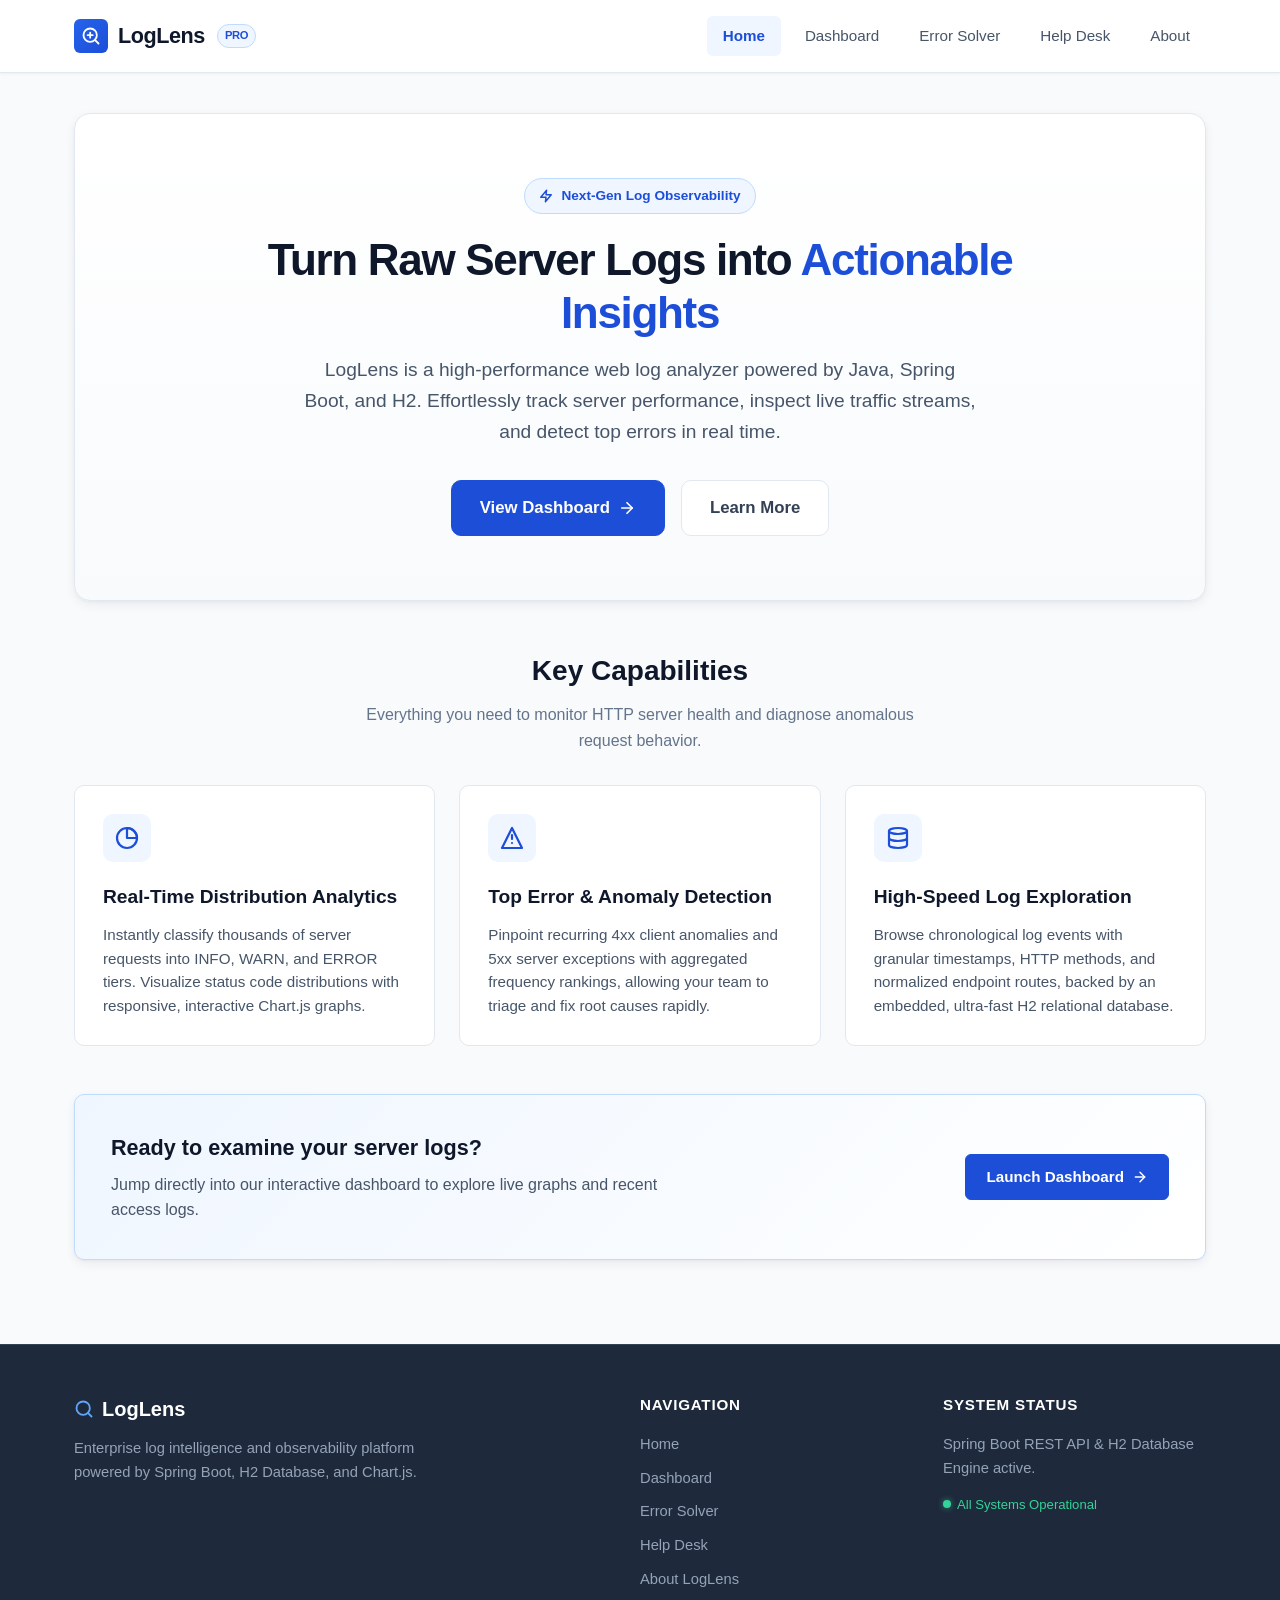
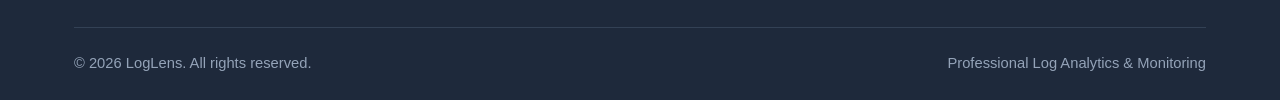
<file: src/main/resources/static/index.html>
<!DOCTYPE html>
<html lang="en">
<head>
    <meta charset="UTF-8">
    <meta name="viewport" content="width=device-width, initial-scale=1.0">
    <title>LogLens - Enterprise Log Intelligence</title>
    <link rel="stylesheet" href="style.css">
</head>
<body>

    <!-- Shared Top Navigation -->
    <header class="navbar">
        <div class="container nav-inner">
            <a href="index.html" class="brand-link">
                <div class="brand-logo-icon">
                    <svg width="20" height="20" viewBox="0 0 24 24" fill="none" stroke="currentColor" stroke-width="2.2" stroke-linecap="round" stroke-linejoin="round">
                        <circle cx="11" cy="11" r="8"></circle>
                        <line x1="21" y1="21" x2="16.65" y2="16.65"></line>
                        <line x1="11" y1="8" x2="11" y2="14"></line>
                        <line x1="8" y1="11" x2="14" y2="11"></line>
                    </svg>
                </div>
                <span>LogLens</span>
                <span class="brand-badge">PRO</span>
            </a>

            <button class="nav-toggle" id="navToggle" aria-label="Toggle navigation">
                <svg width="22" height="22" viewBox="0 0 24 24" fill="none" stroke="currentColor" stroke-width="2" stroke-linecap="round" stroke-linejoin="round">
                    <line x1="3" y1="12" x2="21" y2="12"></line>
                    <line x1="3" y1="6" x2="21" y2="6"></line>
                    <line x1="3" y1="18" x2="21" y2="18"></line>
                </svg>
            </button>

            <nav>
                <ul class="nav-menu" id="navMenu">
                    <li><a href="index.html" class="nav-link active">Home</a></li>
                    <li><a href="dashboard.html" class="nav-link">Dashboard</a></li>
                    <li><a href="solver.html" class="nav-link">Error Solver</a></li>
                    <li><a href="helpdesk.html" class="nav-link">Help Desk</a></li>
                    <li><a href="about.html" class="nav-link">About</a></li>
                </ul>
            </nav>
        </div>
    </header>

    <!-- Main Content -->
    <main>
        <div class="container">
            <!-- Hero Section -->
            <section class="hero">
                <div class="hero-pill">
                    <svg width="14" height="14" viewBox="0 0 24 24" fill="none" stroke="currentColor" stroke-width="2.5" stroke-linecap="round" stroke-linejoin="round">
                        <polygon points="13 2 3 14 12 14 11 22 21 10 12 10 13 2"></polygon>
                    </svg>
                    <span>Next-Gen Log Observability</span>
                </div>
                <h1 class="hero-title">
                    Turn Raw Server Logs into <span>Actionable Insights</span>
                </h1>
                <p class="hero-description">
                    LogLens is a high-performance web log analyzer powered by Java, Spring Boot, and H2. Effortlessly track server performance, inspect live traffic streams, and detect top errors in real time.
                </p>
                <div class="hero-actions">
                    <a href="dashboard.html" class="btn btn-primary btn-lg">
                        <span>View Dashboard</span>
                        <svg width="18" height="18" viewBox="0 0 24 24" fill="none" stroke="currentColor" stroke-width="2.2" stroke-linecap="round" stroke-linejoin="round">
                            <line x1="5" y1="12" x2="19" y2="12"></line>
                            <polyline points="12 5 19 12 12 19"></polyline>
                        </svg>
                    </a>
                    <a href="about.html" class="btn btn-secondary btn-lg">
                        <span>Learn More</span>
                    </a>
                </div>
            </section>

            <!-- 3 Feature Cards Section -->
            <section style="margin-bottom: 32px;">
                <div style="text-align: center; margin-bottom: 32px;">
                    <h2 style="font-size: 1.75rem; font-weight: 700; color: var(--navy-dark); margin-bottom: 8px;">Key Capabilities</h2>
                    <p style="color: var(--slate-500); max-width: 600px; margin: 0 auto;">Everything you need to monitor HTTP server health and diagnose anomalous request behavior.</p>
                </div>

                <div class="features-grid">
                    <!-- Feature 1 -->
                    <div class="feature-card">
                        <div class="feature-icon-wrapper">
                            <svg width="24" height="24" viewBox="0 0 24 24" fill="none" stroke="currentColor" stroke-width="2.2" stroke-linecap="round" stroke-linejoin="round">
                                <circle cx="12" cy="12" r="10"></circle>
                                <path d="M12 2a10 10 0 0 1 10 10H12V2z"></path>
                            </svg>
                        </div>
                        <h3 class="feature-title">Real-Time Distribution Analytics</h3>
                        <p class="feature-desc">
                            Instantly classify thousands of server requests into INFO, WARN, and ERROR tiers. Visualize status code distributions with responsive, interactive Chart.js graphs.
                        </p>
                    </div>

                    <!-- Feature 2 -->
                    <div class="feature-card">
                        <div class="feature-icon-wrapper">
                            <svg width="24" height="24" viewBox="0 0 24 24" fill="none" stroke="currentColor" stroke-width="2.2" stroke-linecap="round" stroke-linejoin="round">
                                <polygon points="12 2 2 22 22 22 12 2"></polygon>
                                <line x1="12" y1="9" x2="12" y2="13"></line>
                                <line x1="12" y1="17" x2="12.01" y2="17"></line>
                            </svg>
                        </div>
                        <h3 class="feature-title">Top Error &amp; Anomaly Detection</h3>
                        <p class="feature-desc">
                            Pinpoint recurring 4xx client anomalies and 5xx server exceptions with aggregated frequency rankings, allowing your team to triage and fix root causes rapidly.
                        </p>
                    </div>

                    <!-- Feature 3 -->
                    <div class="feature-card">
                        <div class="feature-icon-wrapper">
                            <svg width="24" height="24" viewBox="0 0 24 24" fill="none" stroke="currentColor" stroke-width="2.2" stroke-linecap="round" stroke-linejoin="round">
                                <ellipse cx="12" cy="5" rx="9" ry="3"></ellipse>
                                <path d="M21 12c0 1.66-4 3-9 3s-9-1.34-9-3"></path>
                                <path d="M3 5v14c0 1.66 4 3 9 3s9-1.34 9-3V5"></path>
                            </svg>
                        </div>
                        <h3 class="feature-title">High-Speed Log Exploration</h3>
                        <p class="feature-desc">
                            Browse chronological log events with granular timestamps, HTTP methods, and normalized endpoint routes, backed by an embedded, ultra-fast H2 relational database.
                        </p>
                    </div>
                </div>
            </section>

            <!-- Quick Workflow Banner -->
            <section class="card" style="background: linear-gradient(135deg, #eff6ff 0%, #ffffff 100%); border-color: var(--primary-blue-border); padding: 36px;">
                <div style="display: flex; align-items: center; justify-content: space-between; flex-wrap: wrap; gap: 24px;">
                    <div>
                        <h3 style="font-size: 1.35rem; color: var(--navy-dark); margin-bottom: 6px;">Ready to examine your server logs?</h3>
                        <p style="color: var(--slate-600); max-width: 580px;">Jump directly into our interactive dashboard to explore live graphs and recent access logs.</p>
                    </div>
                    <a href="dashboard.html" class="btn btn-primary">
                        <span>Launch Dashboard</span>
                        <svg width="16" height="16" viewBox="0 0 24 24" fill="none" stroke="currentColor" stroke-width="2.2" stroke-linecap="round" stroke-linejoin="round">
                            <line x1="5" y1="12" x2="19" y2="12"></line>
                            <polyline points="12 5 19 12 12 19"></polyline>
                        </svg>
                    </a>
                </div>
            </section>
        </div>
    </main>

    <!-- Shared Footer -->
    <footer class="footer">
        <div class="container">
            <div class="footer-inner">
                <div>
                    <div class="footer-brand-title">
                        <svg width="20" height="20" viewBox="0 0 24 24" fill="none" stroke="#60a5fa" stroke-width="2.2" stroke-linecap="round" stroke-linejoin="round">
                            <circle cx="11" cy="11" r="8"></circle>
                            <line x1="21" y1="21" x2="16.65" y2="16.65"></line>
                        </svg>
                        <span>LogLens</span>
                    </div>
                    <p class="footer-desc">
                        Enterprise log intelligence and observability platform powered by Spring Boot, H2 Database, and Chart.js.
                    </p>
                </div>
                <div>
                    <h4 class="footer-heading">Navigation</h4>
                    <ul class="footer-links">
                        <li><a href="index.html">Home</a></li>
                        <li><a href="dashboard.html">Dashboard</a></li>
                        <li><a href="solver.html">Error Solver</a></li>
                        <li><a href="helpdesk.html">Help Desk</a></li>
                        <li><a href="about.html">About LogLens</a></li>
                    </ul>
                </div>
                <div>
                    <h4 class="footer-heading">System Status</h4>
                    <p style="margin-bottom: 12px;">Spring Boot REST API &amp; H2 Database Engine active.</p>
                    <div class="status-indicator">
                        <span class="status-dot"></span>
                        <span>All Systems Operational</span>
                    </div>
                </div>
            </div>
            <div class="footer-bottom">
                <div>&copy; 2026 LogLens. All rights reserved.</div>
                <div>Professional Log Analytics &amp; Monitoring</div>
            </div>
        </div>
    </footer>

    <!-- Mobile Navigation Script -->
    <script>
        const navToggle = document.getElementById('navToggle');
        const navMenu = document.getElementById('navMenu');
        if (navToggle && navMenu) {
            navToggle.addEventListener('click', () => {
                navMenu.classList.toggle('open');
            });
        }
    </script>
</body>
</html>
</file>
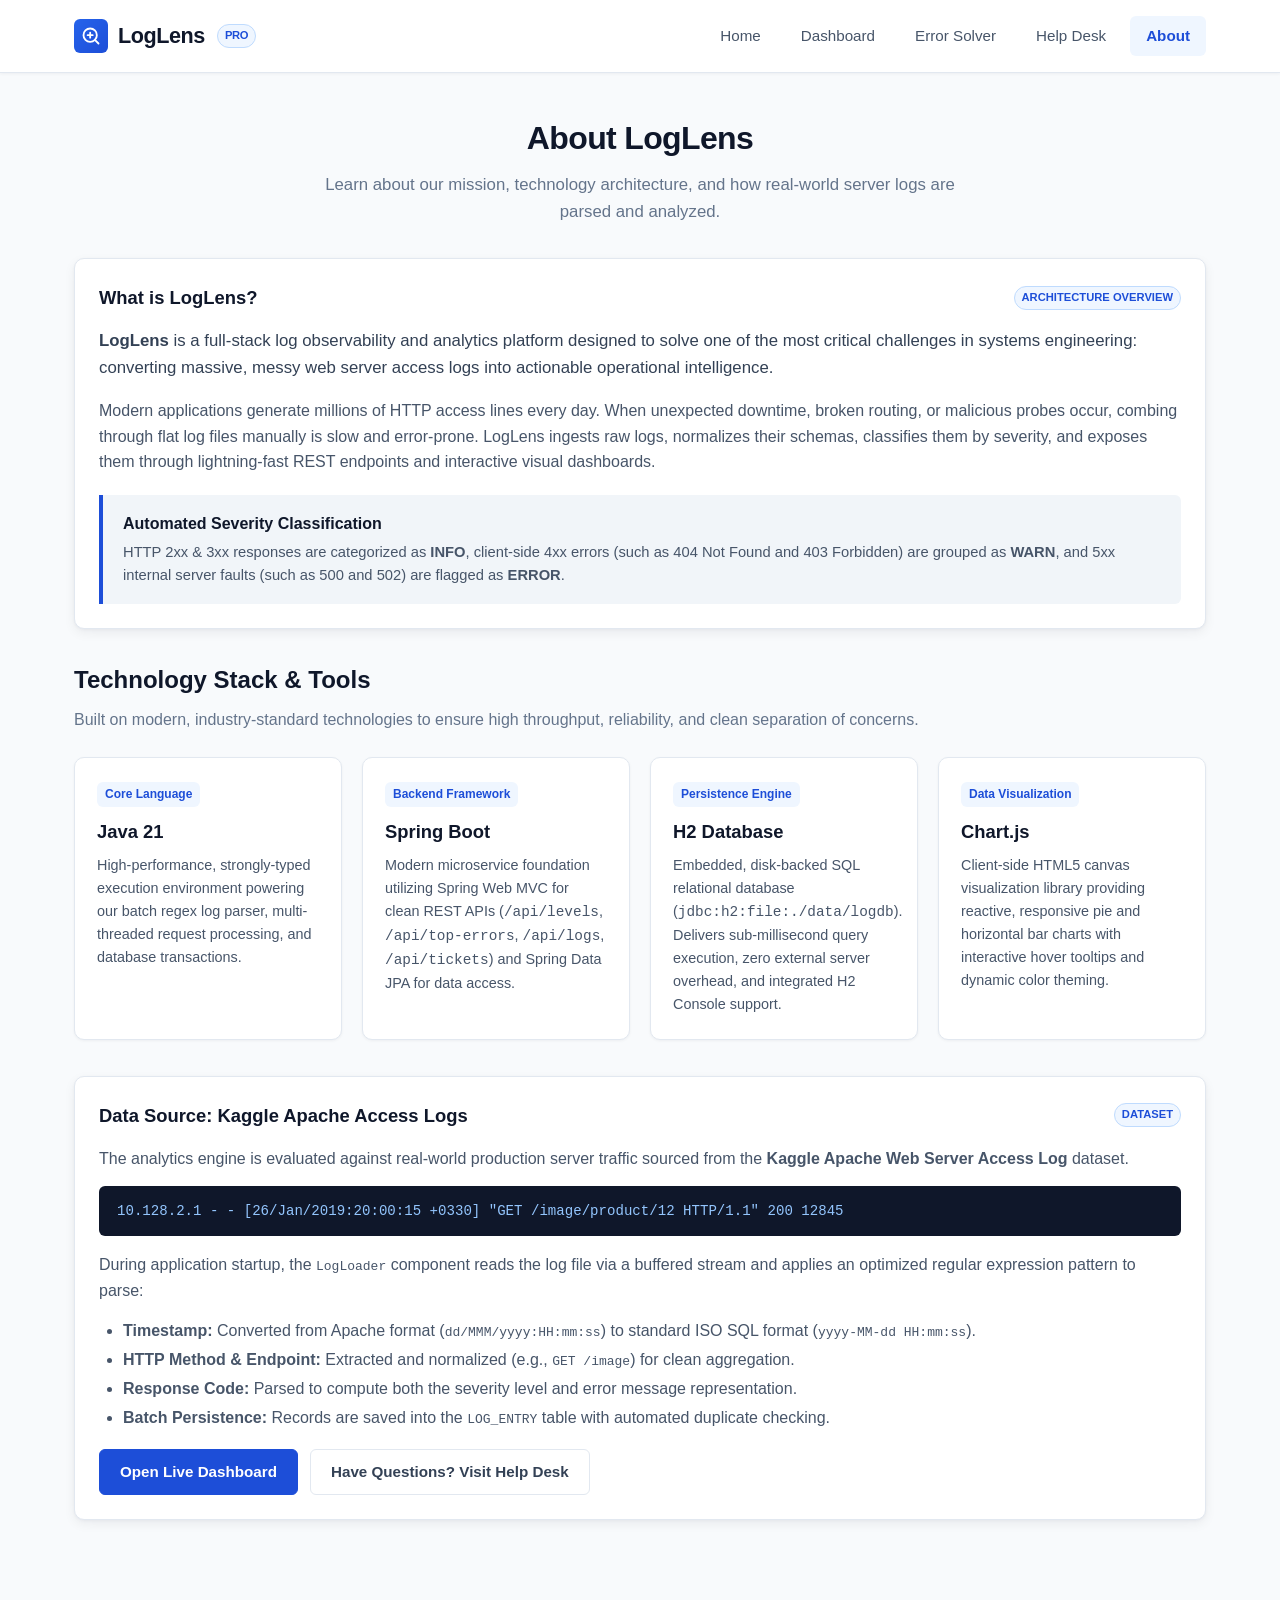
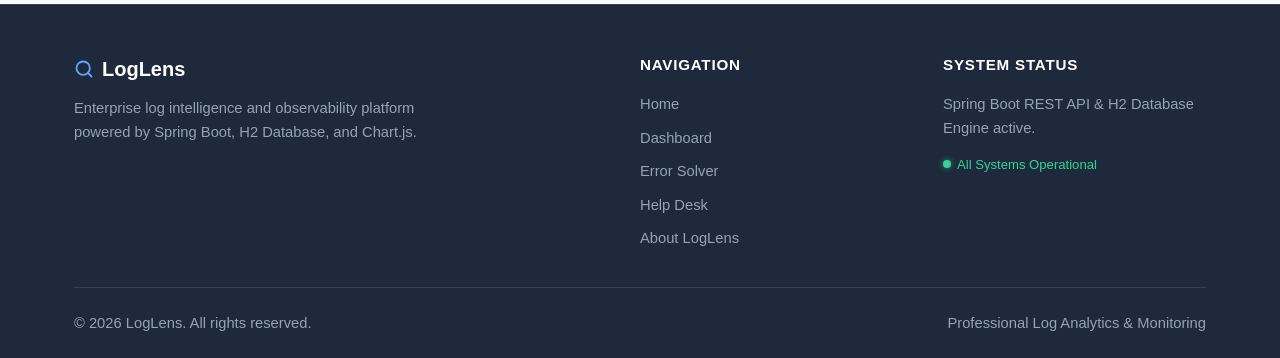
<file: src/main/resources/static/about.html>
<!DOCTYPE html>
<html lang="en">
<head>
    <meta charset="UTF-8">
    <meta name="viewport" content="width=device-width, initial-scale=1.0">
    <title>LogLens - About the Project</title>
    <link rel="stylesheet" href="style.css">
</head>
<body>

    <!-- Shared Top Navigation -->
    <header class="navbar">
        <div class="container nav-inner">
            <a href="index.html" class="brand-link">
                <div class="brand-logo-icon">
                    <svg width="20" height="20" viewBox="0 0 24 24" fill="none" stroke="currentColor" stroke-width="2.2" stroke-linecap="round" stroke-linejoin="round">
                        <circle cx="11" cy="11" r="8"></circle>
                        <line x1="21" y1="21" x2="16.65" y2="16.65"></line>
                        <line x1="11" y1="8" x2="11" y2="14"></line>
                        <line x1="8" y1="11" x2="14" y2="11"></line>
                    </svg>
                </div>
                <span>LogLens</span>
                <span class="brand-badge">PRO</span>
            </a>

            <button class="nav-toggle" id="navToggle" aria-label="Toggle navigation">
                <svg width="22" height="22" viewBox="0 0 24 24" fill="none" stroke="currentColor" stroke-width="2" stroke-linecap="round" stroke-linejoin="round">
                    <line x1="3" y1="12" x2="21" y2="12"></line>
                    <line x1="3" y1="6" x2="21" y2="6"></line>
                    <line x1="3" y1="18" x2="21" y2="18"></line>
                </svg>
            </button>

            <nav>
                <ul class="nav-menu" id="navMenu">
                    <li><a href="index.html" class="nav-link">Home</a></li>
                    <li><a href="dashboard.html" class="nav-link">Dashboard</a></li>
                    <li><a href="solver.html" class="nav-link">Error Solver</a></li>
                    <li><a href="helpdesk.html" class="nav-link">Help Desk</a></li>
                    <li><a href="about.html" class="nav-link active">About</a></li>
                </ul>
            </nav>
        </div>
    </header>

    <!-- Main Content -->
    <main>
        <div class="container">
            <div class="page-header">
                <h1 class="page-title">About LogLens</h1>
                <p class="page-subtitle">Learn about our mission, technology architecture, and how real-world server logs are parsed and analyzed.</p>
            </div>

            <!-- Project Overview Card -->
            <div class="card" style="margin-bottom: 32px;">
                <div class="card-title">
                    <span>What is LogLens?</span>
                    <span class="brand-badge">Architecture Overview</span>
                </div>
                <p style="margin-bottom: 16px; color: var(--slate-700); font-size: 1.05rem;">
                    <strong>LogLens</strong> is a full-stack log observability and analytics platform designed to solve one of the most critical challenges in systems engineering: converting massive, messy web server access logs into actionable operational intelligence.
                </p>
                <p style="margin-bottom: 16px; color: var(--slate-600);">
                    Modern applications generate millions of HTTP access lines every day. When unexpected downtime, broken routing, or malicious probes occur, combing through flat log files manually is slow and error-prone. LogLens ingests raw logs, normalizes their schemas, classifies them by severity, and exposes them through lightning-fast REST endpoints and interactive visual dashboards.
                </p>
                <div style="background-color: var(--slate-100); border-left: 4px solid var(--primary-blue); padding: 16px 20px; border-radius: 0 var(--radius-sm) var(--radius-sm) 0; margin-top: 20px;">
                    <div style="font-weight: 600; color: var(--navy-dark); margin-bottom: 4px;">Automated Severity Classification</div>
                    <div style="font-size: 0.92rem; color: var(--slate-600);">
                        HTTP 2xx &amp; 3xx responses are categorized as <strong>INFO</strong>, client-side 4xx errors (such as 404 Not Found and 403 Forbidden) are grouped as <strong>WARN</strong>, and 5xx internal server faults (such as 500 and 502) are flagged as <strong>ERROR</strong>.
                    </div>
                </div>
            </div>

            <!-- Tools Used Section -->
            <div style="margin-bottom: 36px;">
                <h2 style="font-size: 1.5rem; font-weight: 700; color: var(--navy-dark); margin-bottom: 8px;">Technology Stack &amp; Tools</h2>
                <p style="color: var(--slate-500); margin-bottom: 20px;">Built on modern, industry-standard technologies to ensure high throughput, reliability, and clean separation of concerns.</p>

                <div class="tech-grid">
                    <!-- Java -->
                    <div class="tech-card">
                        <span class="tech-tag">Core Language</span>
                        <h3 class="tech-title">Java 21</h3>
                        <p class="tech-desc">
                            High-performance, strongly-typed execution environment powering our batch regex log parser, multi-threaded request processing, and database transactions.
                        </p>
                    </div>

                    <!-- Spring Boot -->
                    <div class="tech-card">
                        <span class="tech-tag">Backend Framework</span>
                        <h3 class="tech-title">Spring Boot</h3>
                        <p class="tech-desc">
                            Modern microservice foundation utilizing Spring Web MVC for clean REST APIs (<code>/api/levels</code>, <code>/api/top-errors</code>, <code>/api/logs</code>, <code>/api/tickets</code>) and Spring Data JPA for data access.
                        </p>
                    </div>

                    <!-- H2 Database -->
                    <div class="tech-card">
                        <span class="tech-tag">Persistence Engine</span>
                        <h3 class="tech-title">H2 Database</h3>
                        <p class="tech-desc">
                            Embedded, disk-backed SQL relational database (<code>jdbc:h2:file:./data/logdb</code>). Delivers sub-millisecond query execution, zero external server overhead, and integrated H2 Console support.
                        </p>
                    </div>

                    <!-- Chart.js -->
                    <div class="tech-card">
                        <span class="tech-tag">Data Visualization</span>
                        <h3 class="tech-title">Chart.js</h3>
                        <p class="tech-desc">
                            Client-side HTML5 canvas visualization library providing reactive, responsive pie and horizontal bar charts with interactive hover tooltips and dynamic color theming.
                        </p>
                    </div>
                </div>
            </div>

            <!-- Data Source Section -->
            <div class="card">
                <div class="card-title">
                    <span>Data Source: Kaggle Apache Access Logs</span>
                    <span class="brand-badge">Dataset</span>
                </div>
                <p style="margin-bottom: 14px; color: var(--slate-600);">
                    The analytics engine is evaluated against real-world production server traffic sourced from the <strong>Kaggle Apache Web Server Access Log</strong> dataset.
                </p>
                <div style="background-color: var(--navy-dark); color: #93c5fd; padding: 14px 18px; border-radius: var(--radius-sm); font-family: Consolas, monospace; font-size: 0.88rem; overflow-x: auto; margin-bottom: 16px;">
                    <code>10.128.2.1 - - [26/Jan/2019:20:00:15 +0330] "GET /image/product/12 HTTP/1.1" 200 12845</code>
                </div>
                <p style="color: var(--slate-600); margin-bottom: 14px;">
                    During application startup, the <code>LogLoader</code> component reads the log file via a buffered stream and applies an optimized regular expression pattern to parse:
                </p>
                <ul style="margin-left: 24px; color: var(--slate-600); line-height: 1.8; margin-bottom: 16px;">
                    <li><strong>Timestamp:</strong> Converted from Apache format (<code>dd/MMM/yyyy:HH:mm:ss</code>) to standard ISO SQL format (<code>yyyy-MM-dd HH:mm:ss</code>).</li>
                    <li><strong>HTTP Method &amp; Endpoint:</strong> Extracted and normalized (e.g., <code>GET /image</code>) for clean aggregation.</li>
                    <li><strong>Response Code:</strong> Parsed to compute both the severity level and error message representation.</li>
                    <li><strong>Batch Persistence:</strong> Records are saved into the <code>LOG_ENTRY</code> table with automated duplicate checking.</li>
                </ul>
                <div style="display: flex; gap: 12px; flex-wrap: wrap;">
                    <a href="dashboard.html" class="btn btn-primary">Open Live Dashboard</a>
                    <a href="helpdesk.html" class="btn btn-secondary">Have Questions? Visit Help Desk</a>
                </div>
            </div>
        </div>
    </main>

    <!-- Shared Footer -->
    <footer class="footer">
        <div class="container">
            <div class="footer-inner">
                <div>
                    <div class="footer-brand-title">
                        <svg width="20" height="20" viewBox="0 0 24 24" fill="none" stroke="#60a5fa" stroke-width="2.2" stroke-linecap="round" stroke-linejoin="round">
                            <circle cx="11" cy="11" r="8"></circle>
                            <line x1="21" y1="21" x2="16.65" y2="16.65"></line>
                        </svg>
                        <span>LogLens</span>
                    </div>
                    <p class="footer-desc">
                        Enterprise log intelligence and observability platform powered by Spring Boot, H2 Database, and Chart.js.
                    </p>
                </div>
                <div>
                    <h4 class="footer-heading">Navigation</h4>
                    <ul class="footer-links">
                        <li><a href="index.html">Home</a></li>
                        <li><a href="dashboard.html">Dashboard</a></li>
                        <li><a href="solver.html">Error Solver</a></li>
                        <li><a href="helpdesk.html">Help Desk</a></li>
                        <li><a href="about.html">About LogLens</a></li>
                    </ul>
                </div>
                <div>
                    <h4 class="footer-heading">System Status</h4>
                    <p style="margin-bottom: 12px;">Spring Boot REST API &amp; H2 Database Engine active.</p>
                    <div class="status-indicator">
                        <span class="status-dot"></span>
                        <span>All Systems Operational</span>
                    </div>
                </div>
            </div>
            <div class="footer-bottom">
                <div>&copy; 2026 LogLens. All rights reserved.</div>
                <div>Professional Log Analytics &amp; Monitoring</div>
            </div>
        </div>
    </footer>

    <!-- Mobile Navigation Script -->
    <script>
        const navToggle = document.getElementById('navToggle');
        const navMenu = document.getElementById('navMenu');
        if (navToggle && navMenu) {
            navToggle.addEventListener('click', () => {
                navMenu.classList.toggle('open');
            });
        }
    </script>
</body>
</html>
</file>
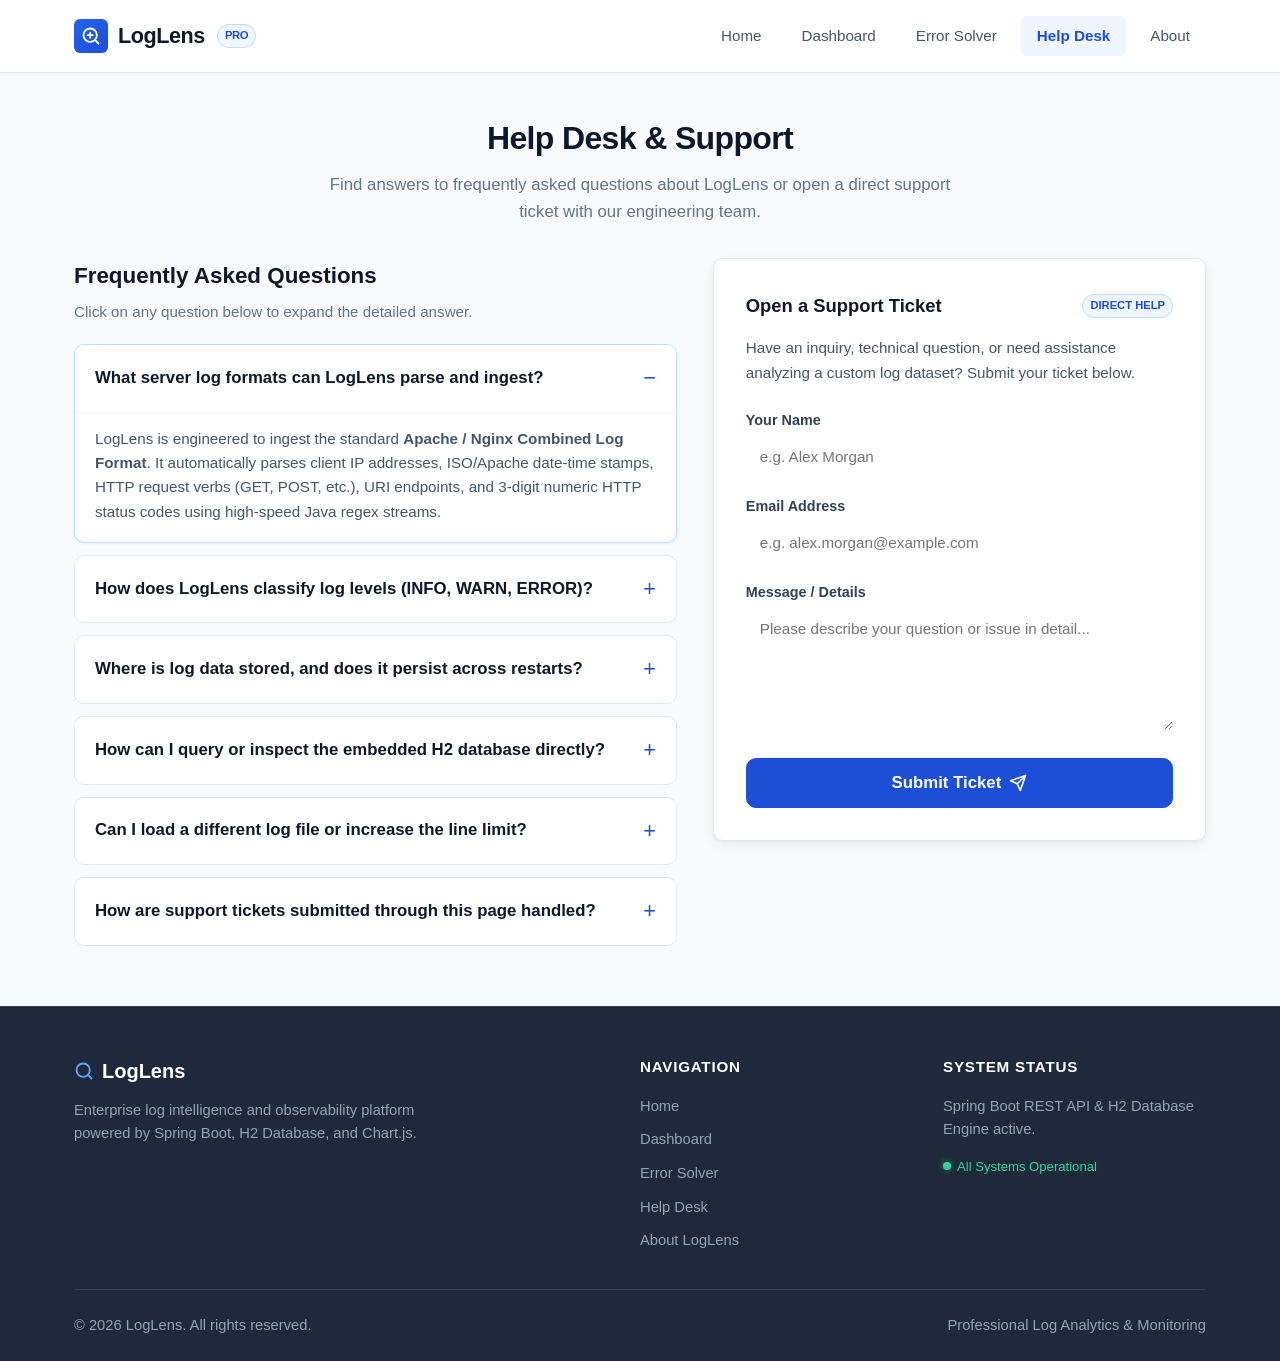
<file: src/main/resources/static/helpdesk.html>
<!DOCTYPE html>
<html lang="en">
<head>
    <meta charset="UTF-8">
    <meta name="viewport" content="width=device-width, initial-scale=1.0">
    <title>LogLens - Help Desk &amp; FAQ</title>
    <link rel="stylesheet" href="style.css">
</head>
<body>

    <!-- Shared Top Navigation -->
    <header class="navbar">
        <div class="container nav-inner">
            <a href="index.html" class="brand-link">
                <div class="brand-logo-icon">
                    <svg width="20" height="20" viewBox="0 0 24 24" fill="none" stroke="currentColor" stroke-width="2.2" stroke-linecap="round" stroke-linejoin="round">
                        <circle cx="11" cy="11" r="8"></circle>
                        <line x1="21" y1="21" x2="16.65" y2="16.65"></line>
                        <line x1="11" y1="8" x2="11" y2="14"></line>
                        <line x1="8" y1="11" x2="14" y2="11"></line>
                    </svg>
                </div>
                <span>LogLens</span>
                <span class="brand-badge">PRO</span>
            </a>

            <button class="nav-toggle" id="navToggle" aria-label="Toggle navigation">
                <svg width="22" height="22" viewBox="0 0 24 24" fill="none" stroke="currentColor" stroke-width="2" stroke-linecap="round" stroke-linejoin="round">
                    <line x1="3" y1="12" x2="21" y2="12"></line>
                    <line x1="3" y1="6" x2="21" y2="6"></line>
                    <line x1="3" y1="18" x2="21" y2="18"></line>
                </svg>
            </button>

            <nav>
                <ul class="nav-menu" id="navMenu">
                    <li><a href="index.html" class="nav-link">Home</a></li>
                    <li><a href="dashboard.html" class="nav-link">Dashboard</a></li>
                    <li><a href="solver.html" class="nav-link">Error Solver</a></li>
                    <li><a href="helpdesk.html" class="nav-link active">Help Desk</a></li>
                    <li><a href="about.html" class="nav-link">About</a></li>
                </ul>
            </nav>
        </div>
    </header>

    <!-- Main Content -->
    <main>
        <div class="container">
            <div class="page-header">
                <h1 class="page-title">Help Desk &amp; Support</h1>
                <p class="page-subtitle">Find answers to frequently asked questions about LogLens or open a direct support ticket with our engineering team.</p>
            </div>

            <div class="split-grid">
                <!-- Column 1: Expandable FAQ (6 Questions) -->
                <div>
                    <div style="margin-bottom: 20px;">
                        <h2 style="font-size: 1.4rem; font-weight: 700; color: var(--navy-dark); margin-bottom: 6px;">Frequently Asked Questions</h2>
                        <p style="color: var(--slate-500); font-size: 0.95rem;">Click on any question below to expand the detailed answer.</p>
                    </div>

                    <div class="faq-list">
                        <!-- FAQ 1 -->
                        <details class="faq-item" open>
                            <summary class="faq-question">What server log formats can LogLens parse and ingest?</summary>
                            <div class="faq-answer">
                                LogLens is engineered to ingest the standard <strong>Apache / Nginx Combined Log Format</strong>. It automatically parses client IP addresses, ISO/Apache date-time stamps, HTTP request verbs (GET, POST, etc.), URI endpoints, and 3-digit numeric HTTP status codes using high-speed Java regex streams.
                            </div>
                        </details>

                        <!-- FAQ 2 -->
                        <details class="faq-item">
                            <summary class="faq-question">How does LogLens classify log levels (INFO, WARN, ERROR)?</summary>
                            <div class="faq-answer">
                                Log severity is mapped systematically according to HTTP response status codes:
                                <ul style="margin: 8px 0 0 20px; line-height: 1.7;">
                                    <li><span class="badge INFO">INFO</span>: All successful requests and redirects (HTTP status codes 200–399).</li>
                                    <li><span class="badge WARN">WARN</span>: Client-side errors such as 404 Not Found and 403 Forbidden (HTTP 400–499).</li>
                                    <li><span class="badge ERROR">ERROR</span>: Internal server failures and gateway timeouts (HTTP 500–599).</li>
                                </ul>
                            </div>
                        </details>

                        <!-- FAQ 3 -->
                        <details class="faq-item">
                            <summary class="faq-question">Where is log data stored, and does it persist across restarts?</summary>
                            <div class="faq-answer">
                                Data is persisted to an embedded file-backed <strong>H2 relational database</strong> located at <code>./data/logdb.mv.db</code>. When the Spring Boot application shuts down or restarts, all loaded log records and submitted support tickets remain completely intact on disk.
                            </div>
                        </details>

                        <!-- FAQ 4 -->
                        <details class="faq-item">
                            <summary class="faq-question">How can I query or inspect the embedded H2 database directly?</summary>
                            <div class="faq-answer">
                                Spring Boot H2 Console is enabled. While the server is running, navigate to <a href="/h2-console" target="_blank" style="text-decoration: underline; font-weight: 600;">http://localhost:8080/h2-console</a>. Connect using JDBC URL: <code>jdbc:h2:file:./data/logdb</code> and username: <code>sa</code> (with an empty password) to run custom SQL queries on the <code>LOG_ENTRY</code> and <code>SUPPORT_TICKET</code> tables.
                            </div>
                        </details>

                        <!-- FAQ 5 -->
                        <details class="faq-item">
                            <summary class="faq-question">Can I load a different log file or increase the line limit?</summary>
                            <div class="faq-answer">
                                Yes. You can point the file path constant in <code>com.example.loganalyzer.LogLoader</code> to any valid access log file and modify <code>MAX_LINES</code> (currently defaulting to 10,000 lines). The loader automatically inspects existing records to avoid duplicate inserts.
                            </div>
                        </details>

                        <!-- FAQ 6 -->
                        <details class="faq-item">
                            <summary class="faq-question">How are support tickets submitted through this page handled?</summary>
                            <div class="faq-answer">
                                When you submit the contact form, your browser issues a JSON request via <code>fetch()</code> to the <code>POST /api/tickets</code> endpoint. Spring Boot's <code>TicketController</code> validates the data and stores it in the database using <code>SupportTicketRepository</code> with an automatic creation timestamp.
                            </div>
                        </details>
                    </div>
                </div>

                <!-- Column 2: Contact / Support Ticket Form -->
                <div>
                    <div class="card" style="padding: 32px;">
                        <div class="card-title">
                            <span>Open a Support Ticket</span>
                            <span class="brand-badge">Direct Help</span>
                        </div>
                        <p style="font-size: 0.95rem; color: var(--slate-600); margin-bottom: 24px;">
                            Have an inquiry, technical question, or need assistance analyzing a custom log dataset? Submit your ticket below.
                        </p>

                        <!-- Alert Box for feedback -->
                        <div id="formAlert" class="alert" style="display: none;"></div>

                        <form id="ticketForm" novalidate>
                            <div class="form-group">
                                <label class="form-label" for="name">Your Name</label>
                                <input type="text" id="name" name="name" class="form-control" placeholder="e.g. Alex Morgan" required>
                            </div>

                            <div class="form-group">
                                <label class="form-label" for="email">Email Address</label>
                                <input type="email" id="email" name="email" class="form-control" placeholder="e.g. alex.morgan@example.com" required>
                            </div>

                            <div class="form-group">
                                <label class="form-label" for="message">Message / Details</label>
                                <textarea id="message" name="message" class="form-control" placeholder="Please describe your question or issue in detail..." required></textarea>
                            </div>

                            <button type="submit" id="submitBtn" class="btn btn-primary btn-lg" style="width: 100%;">
                                <span>Submit Ticket</span>
                                <svg width="18" height="18" viewBox="0 0 24 24" fill="none" stroke="currentColor" stroke-width="2.2" stroke-linecap="round" stroke-linejoin="round">
                                    <line x1="22" y1="2" x2="11" y2="13"></line>
                                    <polygon points="22 2 15 22 11 13 2 9 22 2"></polygon>
                                </svg>
                            </button>
                        </form>
                    </div>
                </div>
            </div>
        </div>
    </main>

    <!-- Shared Footer -->
    <footer class="footer">
        <div class="container">
            <div class="footer-inner">
                <div>
                    <div class="footer-brand-title">
                        <svg width="20" height="20" viewBox="0 0 24 24" fill="none" stroke="#60a5fa" stroke-width="2.2" stroke-linecap="round" stroke-linejoin="round">
                            <circle cx="11" cy="11" r="8"></circle>
                            <line x1="21" y1="21" x2="16.65" y2="16.65"></line>
                        </svg>
                        <span>LogLens</span>
                    </div>
                    <p class="footer-desc">
                        Enterprise log intelligence and observability platform powered by Spring Boot, H2 Database, and Chart.js.
                    </p>
                </div>
                <div>
                    <h4 class="footer-heading">Navigation</h4>
                    <ul class="footer-links">
                        <li><a href="index.html">Home</a></li>
                        <li><a href="dashboard.html">Dashboard</a></li>
                        <li><a href="solver.html">Error Solver</a></li>
                        <li><a href="helpdesk.html">Help Desk</a></li>
                        <li><a href="about.html">About LogLens</a></li>
                    </ul>
                </div>
                <div>
                    <h4 class="footer-heading">System Status</h4>
                    <p style="margin-bottom: 12px;">Spring Boot REST API &amp; H2 Database Engine active.</p>
                    <div class="status-indicator">
                        <span class="status-dot"></span>
                        <span>All Systems Operational</span>
                    </div>
                </div>
            </div>
            <div class="footer-bottom">
                <div>&copy; 2026 LogLens. All rights reserved.</div>
                <div>Professional Log Analytics &amp; Monitoring</div>
            </div>
        </div>
    </footer>

    <!-- Form Handling & Mobile Nav Script -->
    <script>
        // Mobile Navigation Toggle
        const navToggle = document.getElementById('navToggle');
        const navMenu = document.getElementById('navMenu');
        if (navToggle && navMenu) {
            navToggle.addEventListener('click', () => {
                navMenu.classList.toggle('open');
            });
        }

        // Support Ticket Form Submit
        const ticketForm = document.getElementById('ticketForm');
        const submitBtn = document.getElementById('submitBtn');
        const formAlert = document.getElementById('formAlert');

        if (ticketForm) {
            ticketForm.addEventListener('submit', function (e) {
                e.preventDefault();

                const nameInput = document.getElementById('name');
                const emailInput = document.getElementById('email');
                const messageInput = document.getElementById('message');

                const name = nameInput.value.trim();
                const email = emailInput.value.trim();
                const message = messageInput.value.trim();

                // Basic client-side validation
                if (!name || !email || !message) {
                    showAlert('Please fill in all required fields (Name, Email, Message).', 'danger');
                    return;
                }

                // Show submitting state
                submitBtn.disabled = true;
                submitBtn.innerHTML = `
                    <svg width="18" height="18" viewBox="0 0 24 24" fill="none" stroke="currentColor" stroke-width="2.2" stroke-linecap="round" stroke-linejoin="round" style="animation: spin 1s linear infinite;">
                        <circle cx="12" cy="12" r="10" stroke-opacity="0.25"></circle>
                        <path d="M12 2a10 10 0 0 1 10 10"></path>
                    </svg>
                    <span>Submitting Ticket...</span>
                `;

                fetch('/api/tickets', {
                    method: 'POST',
                    headers: {
                        'Content-Type': 'application/json',
                        'Accept': 'application/json'
                    },
                    body: JSON.stringify({ name, email, message })
                })
                .then(async response => {
                    const data = await response.json().catch(() => ({}));
                    if (response.ok && data.success !== false) {
                        showAlert(data.message || 'Thank you! Your ticket has been submitted successfully.', 'success');
                        ticketForm.reset();
                    } else {
                        const errMsg = data.error || data.message || 'Failed to submit support ticket. Please check your inputs.';
                        showAlert(errMsg, 'danger');
                    }
                })
                .catch(err => {
                    console.error('Submission error:', err);
                    showAlert('Network error or server unreachable. Please try again.', 'danger');
                })
                .finally(() => {
                    submitBtn.disabled = false;
                    submitBtn.innerHTML = `
                        <span>Submit Ticket</span>
                        <svg width="18" height="18" viewBox="0 0 24 24" fill="none" stroke="currentColor" stroke-width="2.2" stroke-linecap="round" stroke-linejoin="round">
                            <line x1="22" y1="2" x2="11" y2="13"></line>
                            <polygon points="22 2 15 22 11 13 2 9 22 2"></polygon>
                        </svg>
                    `;
                });
            });
        }

        function showAlert(msg, type) {
            formAlert.className = 'alert alert-' + type;
            formAlert.style.display = 'flex';
            if (type === 'success') {
                formAlert.innerHTML = `
                    <svg width="20" height="20" viewBox="0 0 24 24" fill="none" stroke="currentColor" stroke-width="2.5" stroke-linecap="round" stroke-linejoin="round">
                        <polyline points="20 6 9 17 4 12"></polyline>
                    </svg>
                    <div>${msg}</div>
                `;
            } else {
                formAlert.innerHTML = `
                    <svg width="20" height="20" viewBox="0 0 24 24" fill="none" stroke="currentColor" stroke-width="2.5" stroke-linecap="round" stroke-linejoin="round">
                        <circle cx="12" cy="12" r="10"></circle>
                        <line x1="12" y1="8" x2="12" y2="12"></line>
                        <line x1="12" y1="16" x2="12.01" y2="16"></line>
                    </svg>
                    <div>${msg}</div>
                `;
            }
        }
    </script>
</body>
</html>
</file>
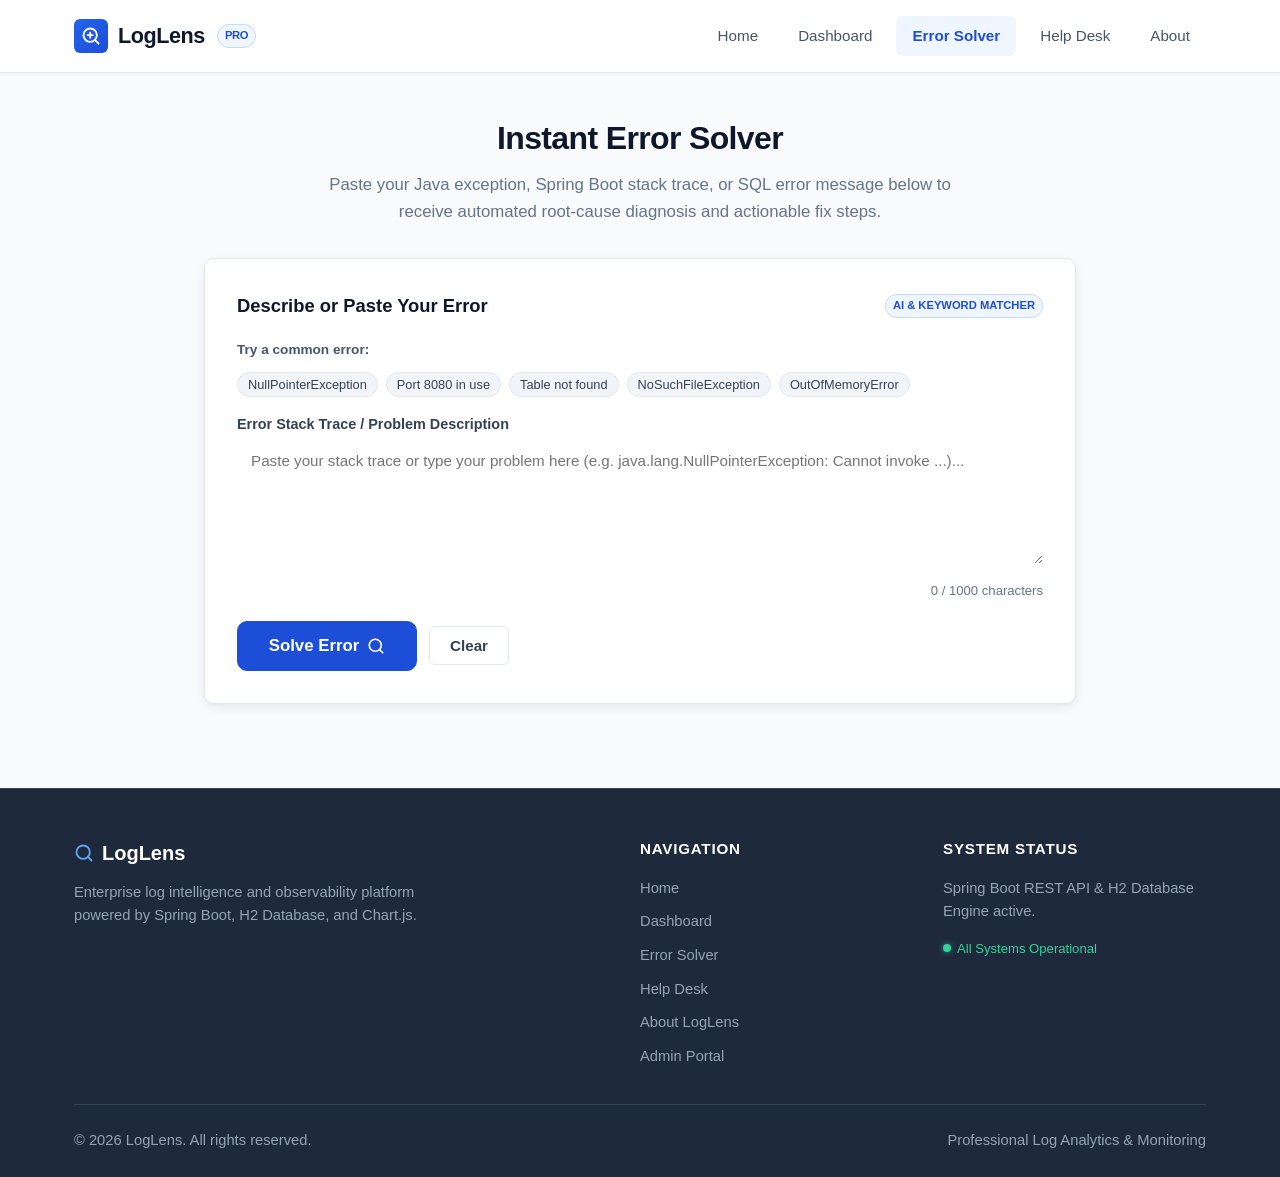
<file: src/main/resources/static/solver.html>
<!DOCTYPE html>
<html lang="en">
<head>
    <meta charset="UTF-8">
    <meta name="viewport" content="width=device-width, initial-scale=1.0">
    <title>LogLens - Error Solver</title>
    <link rel="stylesheet" href="style.css">
</head>
<body>

    <!-- Shared Top Navigation -->
    <header class="navbar">
        <div class="container nav-inner">
            <a href="index.html" class="brand-link">
                <div class="brand-logo-icon">
                    <svg width="20" height="20" viewBox="0 0 24 24" fill="none" stroke="currentColor" stroke-width="2.2" stroke-linecap="round" stroke-linejoin="round">
                        <circle cx="11" cy="11" r="8"></circle>
                        <line x1="21" y1="21" x2="16.65" y2="16.65"></line>
                        <line x1="11" y1="8" x2="11" y2="14"></line>
                        <line x1="8" y1="11" x2="14" y2="11"></line>
                    </svg>
                </div>
                <span>LogLens</span>
                <span class="brand-badge">PRO</span>
            </a>

            <button class="nav-toggle" id="navToggle" aria-label="Toggle navigation">
                <svg width="22" height="22" viewBox="0 0 24 24" fill="none" stroke="currentColor" stroke-width="2" stroke-linecap="round" stroke-linejoin="round">
                    <line x1="3" y1="12" x2="21" y2="12"></line>
                    <line x1="3" y1="6" x2="21" y2="6"></line>
                    <line x1="3" y1="18" x2="21" y2="18"></line>
                </svg>
            </button>

            <nav>
                <ul class="nav-menu" id="navMenu">
                    <li><a href="index.html" class="nav-link">Home</a></li>
                    <li><a href="dashboard.html" class="nav-link">Dashboard</a></li>
                    <li><a href="solver.html" class="nav-link active">Error Solver</a></li>
                    <li><a href="helpdesk.html" class="nav-link">Help Desk</a></li>
                    <li><a href="about.html" class="nav-link">About</a></li>
                </ul>
            </nav>
        </div>
    </header>

    <!-- Main Content -->
    <main>
        <div class="container" style="max-width: 920px;">
            <div class="page-header">
                <h1 class="page-title">Instant Error Solver</h1>
                <p class="page-subtitle">Paste your Java exception, Spring Boot stack trace, or SQL error message below to receive automated root-cause diagnosis and actionable fix steps.</p>
            </div>

            <!-- Problem Submission Card -->
            <div class="card" style="padding: 32px;">
                <div class="card-title">
                    <span>Describe or Paste Your Error</span>
                    <span class="brand-badge">AI &amp; Keyword Matcher</span>
                </div>

                <!-- Quick Examples -->
                <div style="margin-bottom: 8px;">
                    <span style="font-size: 0.85rem; font-weight: 600; color: var(--slate-600);">Try a common error:</span>
                    <div class="sample-pills">
                        <button type="button" class="sample-pill-btn" onclick="fillExample('java.lang.NullPointerException: Cannot invoke method on null object')">NullPointerException</button>
                        <button type="button" class="sample-pill-btn" onclick="fillExample('Web server failed to start. Port 8080 was already in use.')">Port 8080 in use</button>
                        <button type="button" class="sample-pill-btn" onclick="fillExample('org.h2.jdbc.JdbcSQLSyntaxErrorException: Table \"USER_LOGS\" not found')">Table not found</button>
                        <button type="button" class="sample-pill-btn" onclick="fillExample('java.nio.file.NoSuchFileException: ./config/settings.yaml')">NoSuchFileException</button>
                        <button type="button" class="sample-pill-btn" onclick="fillExample('java.lang.OutOfMemoryError: Java heap space')">OutOfMemoryError</button>
                    </div>
                </div>

                <form id="solverForm" novalidate>
                    <div class="form-group" style="margin-bottom: 8px;">
                        <label class="form-label" for="problemText">Error Stack Trace / Problem Description</label>
                        <textarea id="problemText" name="problemText" class="form-control" rows="6" maxlength="1000" placeholder="Paste your stack trace or type your problem here (e.g. java.lang.NullPointerException: Cannot invoke ...)..." required></textarea>
                    </div>
                    <div class="char-counter">
                        <span id="charCount">0</span> / 1000 characters
                    </div>

                    <div style="margin-top: 20px; display: flex; gap: 12px; align-items: center; flex-wrap: wrap;">
                        <button type="submit" id="submitBtn" class="btn btn-primary btn-lg" style="min-width: 180px;">
                            <span>Solve Error</span>
                            <svg width="18" height="18" viewBox="0 0 24 24" fill="none" stroke="currentColor" stroke-width="2.2" stroke-linecap="round" stroke-linejoin="round">
                                <circle cx="11" cy="11" r="8"></circle>
                                <line x1="21" y1="21" x2="16.65" y2="16.65"></line>
                            </svg>
                        </button>
                        <button type="button" class="btn btn-secondary" onclick="clearForm()">Clear</button>
                    </div>
                </form>

                <!-- Feedback Alert (validation errors) -->
                <div id="formAlert" class="alert" style="display: none; margin-top: 20px;"></div>
            </div>

            <!-- Result Box -->
            <div id="resultBox" class="card" style="display: none; padding: 32px; border-left: 5px solid var(--primary-blue); animation: fadeIn 0.3s ease-in-out;">
                <div id="resultContent">
                    <!-- Populated dynamically via JS -->
                </div>
            </div>
        </div>
    </main>

    <!-- Shared Footer -->
    <footer class="footer">
        <div class="container">
            <div class="footer-inner">
                <div>
                    <div class="footer-brand-title">
                        <svg width="20" height="20" viewBox="0 0 24 24" fill="none" stroke="#60a5fa" stroke-width="2.2" stroke-linecap="round" stroke-linejoin="round">
                            <circle cx="11" cy="11" r="8"></circle>
                            <line x1="21" y1="21" x2="16.65" y2="16.65"></line>
                        </svg>
                        <span>LogLens</span>
                    </div>
                    <p class="footer-desc">
                        Enterprise log intelligence and observability platform powered by Spring Boot, H2 Database, and Chart.js.
                    </p>
                </div>
                <div>
                    <h4 class="footer-heading">Navigation</h4>
                    <ul class="footer-links">
                        <li><a href="index.html">Home</a></li>
                        <li><a href="dashboard.html">Dashboard</a></li>
                        <li><a href="solver.html">Error Solver</a></li>
                        <li><a href="helpdesk.html">Help Desk</a></li>
                        <li><a href="about.html">About LogLens</a></li>
                        <li><a href="admin.html">Admin Portal</a></li>
                    </ul>
                </div>
                <div>
                    <h4 class="footer-heading">System Status</h4>
                    <p style="margin-bottom: 12px;">Spring Boot REST API &amp; H2 Database Engine active.</p>
                    <div class="status-indicator">
                        <span class="status-dot"></span>
                        <span>All Systems Operational</span>
                    </div>
                </div>
            </div>
            <div class="footer-bottom">
                <div>&copy; 2026 LogLens. All rights reserved.</div>
                <div>Professional Log Analytics &amp; Monitoring</div>
            </div>
        </div>
    </footer>

    <!-- Script -->
    <script>
        // Mobile Navigation Toggle
        const navToggle = document.getElementById('navToggle');
        const navMenu = document.getElementById('navMenu');
        if (navToggle && navMenu) {
            navToggle.addEventListener('click', () => {
                navMenu.classList.toggle('open');
            });
        }

        const problemText = document.getElementById('problemText');
        const charCount = document.getElementById('charCount');
        const solverForm = document.getElementById('solverForm');
        const submitBtn = document.getElementById('submitBtn');
        const resultBox = document.getElementById('resultBox');
        const resultContent = document.getElementById('resultContent');
        const formAlert = document.getElementById('formAlert');

        // Character counter
        problemText.addEventListener('input', () => {
            charCount.textContent = problemText.value.length;
            if (problemText.value.length >= 1000) {
                charCount.style.color = 'var(--status-error)';
            } else {
                charCount.style.color = 'var(--slate-500)';
            }
        });

        function fillExample(text) {
            problemText.value = text;
            charCount.textContent = text.length;
            formAlert.style.display = 'none';
        }

        function clearForm() {
            problemText.value = '';
            charCount.textContent = '0';
            resultBox.style.display = 'none';
            formAlert.style.display = 'none';
        }

        solverForm.addEventListener('submit', function (e) {
            e.preventDefault();
            const text = problemText.value.trim();

            if (!text) {
                formAlert.className = 'alert alert-danger';
                formAlert.style.display = 'flex';
                formAlert.textContent = 'Please enter a problem description or stack trace.';
                return;
            }

            if (text.length > 1000) {
                formAlert.className = 'alert alert-danger';
                formAlert.style.display = 'flex';
                formAlert.textContent = 'Problem text cannot exceed 1000 characters.';
                return;
            }

            formAlert.style.display = 'none';
            submitBtn.disabled = true;
            submitBtn.innerHTML = `
                <svg width="18" height="18" viewBox="0 0 24 24" fill="none" stroke="currentColor" stroke-width="2.2" stroke-linecap="round" stroke-linejoin="round" style="animation: spin 1s linear infinite;">
                    <circle cx="12" cy="12" r="10" stroke-opacity="0.25"></circle>
                    <path d="M12 2a10 10 0 0 1 10 10"></path>
                </svg>
                <span>Diagnosing Error...</span>
            `;

            fetch('/api/problems', {
                method: 'POST',
                headers: {
                    'Content-Type': 'application/json',
                    'Accept': 'application/json'
                },
                body: JSON.stringify({ problemText: text })
            })
            .then(async r => {
                const data = await r.json();
                if (!r.ok) {
                    throw new Error(data.error || 'Server returned an error.');
                }
                return data;
            })
            .then(data => {
                resultBox.style.display = 'block';

                if (data.status === 'SOLVED' && data.solution) {
                    resultBox.style.borderLeftColor = 'var(--status-info)';
                    const sol = data.solution;
                    const kwTags = (sol.keywords || '')
                        .split(',')
                        .map(k => `<span class="keyword-tag">${escapeHtml(k.trim())}</span>`)
                        .join(' ');

                    resultContent.innerHTML = `
                        <div style="display: flex; align-items: center; justify-content: space-between; margin-bottom: 12px; flex-wrap: wrap; gap: 8px;">
                            <span class="badge badge-solved" style="font-size: 0.85rem; padding: 6px 14px;">SOLVED &bull; Problem #${data.problemId}</span>
                            <span style="font-size: 0.82rem; color: var(--slate-500);">Auto-matched from Knowledge Base</span>
                        </div>
                        <h2 style="font-size: 1.4rem; color: var(--navy-dark); margin-bottom: 12px;">${escapeHtml(sol.title)}</h2>
                        <div style="margin-bottom: 16px;">
                            <span style="font-size: 0.85rem; font-weight: 600; color: var(--slate-600); margin-right: 6px;">Matched Keywords:</span>
                            ${kwTags}
                        </div>
                        <div style="margin-bottom: 8px; font-weight: 600; color: var(--navy-dark);">Recommended Fix &amp; Diagnosis:</div>
                        <div class="pre-text">${escapeHtml(sol.solution)}</div>
                        <div style="margin-top: 18px; display: flex; gap: 12px; align-items: center;">
                            <a href="dashboard.html" class="btn btn-outline" style="font-size: 0.85rem; padding: 6px 12px;">View Solution Metrics</a>
                            <span style="font-size: 0.82rem; color: var(--slate-500);">Resolved in real-time</span>
                        </div>
                    `;
                } else {
                    resultBox.style.borderLeftColor = 'var(--status-warn)';
                    resultContent.innerHTML = `
                        <div style="display: flex; align-items: center; justify-content: space-between; margin-bottom: 12px; flex-wrap: wrap; gap: 8px;">
                            <span class="badge badge-unsolved" style="font-size: 0.85rem; padding: 6px 14px;">UNSOLVED &bull; Problem #${data.problemId}</span>
                            <span style="font-size: 0.82rem; color: var(--slate-500);">Logged to Admin Queue</span>
                        </div>
                        <h2 style="font-size: 1.3rem; color: var(--navy-dark); margin-bottom: 12px;">No automated fix found yet</h2>
                        <p style="color: var(--slate-600); margin-bottom: 16px; line-height: 1.6;">
                            ${escapeHtml(data.message || 'No fix yet. Our engineering team has logged this unsolved error and will review it shortly.')}
                        </p>
                        <div style="background-color: var(--slate-100); padding: 14px 18px; border-radius: var(--radius-sm); margin-bottom: 16px;">
                            <div style="font-size: 0.85rem; font-weight: 600; color: var(--slate-700); margin-bottom: 4px;">Submitted Error Log:</div>
                            <div style="font-family: monospace; font-size: 0.85rem; color: var(--slate-600); word-break: break-all;">${escapeHtml(text)}</div>
                        </div>
                        <div style="display: flex; gap: 12px; flex-wrap: wrap; align-items: center;">
                            <a href="helpdesk.html" class="btn btn-secondary" style="font-size: 0.9rem;">Contact Help Desk</a>
                            <a href="admin.html" class="btn btn-outline" style="font-size: 0.9rem;">Admin: Add Solution</a>
                        </div>
                    `;
                }

                resultBox.scrollIntoView({ behavior: 'smooth', block: 'start' });
            })
            .catch(err => {
                formAlert.className = 'alert alert-danger';
                formAlert.style.display = 'flex';
                formAlert.textContent = err.message || 'Failed to submit problem.';
            })
            .finally(() => {
                submitBtn.disabled = false;
                submitBtn.innerHTML = `
                    <span>Solve Error</span>
                    <svg width="18" height="18" viewBox="0 0 24 24" fill="none" stroke="currentColor" stroke-width="2.2" stroke-linecap="round" stroke-linejoin="round">
                        <circle cx="11" cy="11" r="8"></circle>
                        <line x1="21" y1="21" x2="16.65" y2="16.65"></line>
                    </svg>
                `;
            });
        });

        function escapeHtml(str) {
            if (!str) return '';
            return str
                .replace(/&/g, '&amp;')
                .replace(/</g, '&lt;')
                .replace(/>/g, '&gt;')
                .replace(/"/g, '&quot;')
                .replace(/'/g, '&#039;');
        }
    </script>
</body>
</html>
</file>
<file: src/main/resources/static/style.css>
/* LogLens Shared Design System */
:root {
    --primary-blue: #1d4ed8;
    --primary-blue-hover: #1e40af;
    --primary-blue-light: #eff6ff;
    --primary-blue-border: #bfdbfe;
    --navy-dark: #0f172a;
    --slate-800: #1e293b;
    --slate-700: #334155;
    --slate-600: #475569;
    --slate-500: #64748b;
    --slate-400: #94a3b8;
    --slate-200: #e2e8f0;
    --slate-100: #f1f5f9;
    --slate-50: #f8fafc;
    --white: #ffffff;

    --status-error: #dc2626;
    --status-error-bg: #fef2f2;
    --status-error-border: #fecaca;

    --status-warn: #d97706;
    --status-warn-bg: #fffbeb;
    --status-warn-border: #fde68a;

    --status-info: #059669;
    --status-info-bg: #ecfdf5;
    --status-info-border: #a7f3d0;

    --shadow-subtle: 0 1px 3px rgba(15, 23, 42, 0.05);
    --shadow-card: 0 4px 12px rgba(15, 23, 42, 0.06), 0 1px 3px rgba(15, 23, 42, 0.04);
    --shadow-elevated: 0 10px 25px -3px rgba(15, 23, 42, 0.08), 0 4px 6px -4px rgba(15, 23, 42, 0.04);

    --radius-sm: 6px;
    --radius-md: 10px;
    --radius-lg: 16px;
    --radius-full: 9999px;

    --font-sans: -apple-system, BlinkMacSystemFont, "Segoe UI", Roboto, "Helvetica Neue", Arial, sans-serif;
    --transition: all 0.2s ease-in-out;
}

@keyframes spin {
    from { transform: rotate(0deg); }
    to { transform: rotate(360deg); }
}

* {
    box-sizing: border-box;
    margin: 0;
    padding: 0;
}

body {
    font-family: var(--font-sans);
    background-color: var(--slate-50);
    color: var(--slate-700);
    line-height: 1.6;
    min-height: 100vh;
    display: flex;
    flex-direction: column;
}

a {
    color: var(--primary-blue);
    text-decoration: none;
    transition: var(--transition);
}

a:hover {
    color: var(--primary-blue-hover);
}

/* Container */
.container {
    width: 100%;
    max-width: 1180px;
    margin: 0 auto;
    padding: 0 24px;
}

/* Navigation Bar */
.navbar {
    background-color: var(--white);
    border-bottom: 1px solid var(--slate-200);
    position: sticky;
    top: 0;
    z-index: 100;
    box-shadow: var(--shadow-subtle);
}

.nav-inner {
    display: flex;
    align-items: center;
    justify-content: space-between;
    height: 72px;
}

.brand-link {
    display: flex;
    align-items: center;
    gap: 10px;
    font-size: 1.35rem;
    font-weight: 700;
    color: var(--navy-dark);
    letter-spacing: -0.02em;
}

.brand-logo-icon {
    width: 34px;
    height: 34px;
    background: linear-gradient(135deg, #2563eb, #1d4ed8);
    border-radius: var(--radius-sm);
    display: flex;
    align-items: center;
    justify-content: center;
    color: var(--white);
}

.brand-badge {
    font-size: 0.7rem;
    font-weight: 600;
    text-transform: uppercase;
    background-color: var(--primary-blue-light);
    color: var(--primary-blue);
    padding: 2px 7px;
    border-radius: var(--radius-full);
    border: 1px solid var(--primary-blue-border);
    margin-left: 2px;
}

.nav-menu {
    display: flex;
    align-items: center;
    list-style: none;
    gap: 8px;
}

.nav-link {
    display: inline-block;
    padding: 8px 16px;
    font-size: 0.95rem;
    font-weight: 500;
    color: var(--slate-600);
    border-radius: var(--radius-sm);
    transition: var(--transition);
}

.nav-link:hover {
    color: var(--primary-blue);
    background-color: var(--primary-blue-light);
}

.nav-link.active {
    color: var(--primary-blue);
    background-color: var(--primary-blue-light);
    font-weight: 600;
}

.nav-toggle {
    display: none;
    background: none;
    border: 1px solid var(--slate-200);
    border-radius: var(--radius-sm);
    padding: 6px 10px;
    cursor: pointer;
    color: var(--slate-700);
}

/* Page Layout */
main {
    flex: 1;
    padding: 40px 0 60px;
}

.page-header {
    margin-bottom: 32px;
    text-align: center;
}

.page-title {
    font-size: 2rem;
    font-weight: 700;
    color: var(--navy-dark);
    margin-bottom: 8px;
    letter-spacing: -0.02em;
}

.page-subtitle {
    font-size: 1.05rem;
    color: var(--slate-500);
    max-width: 640px;
    margin: 0 auto;
}

/* Card Component */
.card {
    background-color: var(--white);
    border: 1px solid var(--slate-200);
    border-radius: var(--radius-md);
    box-shadow: var(--shadow-card);
    padding: 24px;
    margin-bottom: 24px;
    transition: var(--transition);
}

.card:hover {
    box-shadow: var(--shadow-elevated);
}

.card-title {
    font-size: 1.15rem;
    font-weight: 600;
    color: var(--navy-dark);
    margin-bottom: 16px;
    display: flex;
    align-items: center;
    justify-content: space-between;
}

/* Buttons */
.btn {
    display: inline-flex;
    align-items: center;
    justify-content: center;
    gap: 8px;
    padding: 10px 20px;
    font-size: 0.95rem;
    font-weight: 600;
    border-radius: var(--radius-sm);
    cursor: pointer;
    border: 1px solid transparent;
    transition: var(--transition);
    text-align: center;
}

.btn-primary {
    background-color: var(--primary-blue);
    color: var(--white);
    border-color: var(--primary-blue);
}

.btn-primary:hover {
    background-color: var(--primary-blue-hover);
    color: var(--white);
    box-shadow: 0 4px 10px rgba(29, 78, 216, 0.25);
}

.btn-secondary {
    background-color: var(--white);
    color: var(--slate-700);
    border-color: var(--slate-200);
}

.btn-secondary:hover {
    background-color: var(--slate-100);
    color: var(--navy-dark);
    border-color: var(--slate-300);
}

.btn-outline {
    background-color: transparent;
    color: var(--primary-blue);
    border-color: var(--primary-blue-border);
}

.btn-outline:hover {
    background-color: var(--primary-blue-light);
}

.btn-lg {
    padding: 14px 28px;
    font-size: 1.05rem;
    border-radius: var(--radius-md);
}

/* Hero Section */
.hero {
    background: linear-gradient(180deg, #ffffff 0%, #f8fafc 100%);
    border: 1px solid var(--slate-200);
    border-radius: var(--radius-lg);
    padding: 64px 36px;
    text-align: center;
    margin-bottom: 48px;
    position: relative;
    overflow: hidden;
    box-shadow: var(--shadow-card);
}

.hero-pill {
    display: inline-flex;
    align-items: center;
    gap: 8px;
    padding: 6px 14px;
    background-color: var(--primary-blue-light);
    color: var(--primary-blue);
    border: 1px solid var(--primary-blue-border);
    border-radius: var(--radius-full);
    font-size: 0.85rem;
    font-weight: 600;
    margin-bottom: 20px;
}

.hero-title {
    font-size: 2.75rem;
    font-weight: 800;
    color: var(--navy-dark);
    line-height: 1.2;
    letter-spacing: -0.03em;
    margin-bottom: 16px;
    max-width: 820px;
    margin-left: auto;
    margin-right: auto;
}

.hero-title span {
    color: var(--primary-blue);
}

.hero-description {
    font-size: 1.2rem;
    color: var(--slate-600);
    max-width: 680px;
    margin: 0 auto 32px;
}

.hero-actions {
    display: flex;
    gap: 16px;
    justify-content: center;
    flex-wrap: wrap;
}

/* Features Grid */
.features-grid {
    display: grid;
    grid-template-columns: repeat(3, 1fr);
    gap: 24px;
    margin-bottom: 48px;
}

.feature-card {
    background-color: var(--white);
    border: 1px solid var(--slate-200);
    border-radius: var(--radius-md);
    padding: 28px;
    transition: var(--transition);
    display: flex;
    flex-direction: column;
}

.feature-card:hover {
    transform: translateY(-3px);
    box-shadow: var(--shadow-elevated);
    border-color: var(--primary-blue-border);
}

.feature-icon-wrapper {
    width: 48px;
    height: 48px;
    border-radius: var(--radius-md);
    background-color: var(--primary-blue-light);
    color: var(--primary-blue);
    display: flex;
    align-items: center;
    justify-content: center;
    margin-bottom: 20px;
}

.feature-title {
    font-size: 1.2rem;
    font-weight: 600;
    color: var(--navy-dark);
    margin-bottom: 10px;
}

.feature-desc {
    font-size: 0.95rem;
    color: var(--slate-600);
    line-height: 1.55;
}

/* Dashboard Specific Layout */
.dashboard-grid {
    display: grid;
    grid-template-columns: 1fr 1fr;
    gap: 24px;
    margin-bottom: 24px;
}

.chart-card {
    min-height: 380px;
    display: flex;
    flex-direction: column;
}

.chart-wrapper {
    flex: 1;
    position: relative;
    display: flex;
    align-items: center;
    justify-content: center;
    width: 100%;
}

.stat-pills {
    display: grid;
    grid-template-columns: repeat(auto-fit, minmax(200px, 1fr));
    gap: 16px;
    margin-bottom: 24px;
}

.stat-box {
    background-color: var(--white);
    border: 1px solid var(--slate-200);
    border-radius: var(--radius-md);
    padding: 18px;
    box-shadow: var(--shadow-subtle);
}

.stat-box-title {
    font-size: 0.85rem;
    color: var(--slate-500);
    font-weight: 500;
    text-transform: uppercase;
    letter-spacing: 0.04em;
    margin-bottom: 6px;
}

.stat-box-value {
    font-size: 1.75rem;
    font-weight: 700;
    color: var(--navy-dark);
}

/* Data Tables */
.table-container {
    width: 100%;
    overflow-x: auto;
    border-radius: var(--radius-sm);
    border: 1px solid var(--slate-200);
}

table {
    width: 100%;
    border-collapse: collapse;
    font-size: 0.92rem;
    background-color: var(--white);
}

thead {
    background-color: var(--slate-100);
    border-bottom: 2px solid var(--slate-200);
}

th {
    text-align: left;
    padding: 12px 16px;
    font-weight: 600;
    color: var(--slate-700);
    letter-spacing: 0.02em;
}

td {
    padding: 12px 16px;
    border-bottom: 1px solid var(--slate-200);
    color: var(--slate-700);
    vertical-align: middle;
}

tr:last-child td {
    border-bottom: none;
}

tr:hover td {
    background-color: var(--slate-50);
}

/* Status Badges */
.badge {
    display: inline-block;
    padding: 4px 10px;
    border-radius: var(--radius-full);
    font-size: 0.75rem;
    font-weight: 700;
    letter-spacing: 0.03em;
    text-align: center;
}

.badge.ERROR,
.badge-error {
    background-color: var(--status-error-bg);
    color: var(--status-error);
    border: 1px solid var(--status-error-border);
}

.badge.WARN,
.badge-warn {
    background-color: var(--status-warn-bg);
    color: var(--status-warn);
    border: 1px solid var(--status-warn-border);
}

.badge.INFO,
.badge-info {
    background-color: var(--status-info-bg);
    color: var(--status-info);
    border: 1px solid var(--status-info-border);
}

.badge.SOLVED,
.badge-solved {
    background-color: #ecfdf5;
    color: #059669;
    border: 1px solid #a7f3d0;
}

.badge.UNSOLVED,
.badge-unsolved {
    background-color: #fff7ed;
    color: #c2410c;
    border: 1px solid #ffedd5;
}

/* Legacy color classes to keep backward compatibility */
.ERROR {
    color: var(--status-error);
    font-weight: 700;
}
.WARN {
    color: var(--status-warn);
    font-weight: 600;
}
.INFO {
    color: var(--status-info);
    font-weight: 600;
}

/* Forms */
.form-group {
    margin-bottom: 20px;
}

.form-label {
    display: block;
    font-size: 0.9rem;
    font-weight: 600;
    color: var(--slate-700);
    margin-bottom: 6px;
}

.form-control {
    width: 100%;
    padding: 10px 14px;
    font-size: 0.95rem;
    font-family: inherit;
    color: var(--navy-dark);
    background-color: var(--white);
    border: 1px solid var(--slate-300);
    border-radius: var(--radius-sm);
    transition: var(--transition);
}

.form-control:focus {
    outline: none;
    border-color: var(--primary-blue);
    box-shadow: 0 0 0 3px rgba(29, 78, 216, 0.15);
}

textarea.form-control {
    resize: vertical;
    min-height: 120px;
}

/* Alerts */
.alert {
    padding: 14px 18px;
    border-radius: var(--radius-sm);
    font-size: 0.92rem;
    margin-bottom: 20px;
    display: flex;
    align-items: center;
    gap: 12px;
}

.alert-success {
    background-color: var(--status-info-bg);
    border: 1px solid var(--status-info-border);
    color: #065f46;
}

.alert-danger {
    background-color: var(--status-error-bg);
    border: 1px solid var(--status-error-border);
    color: #991b1b;
}

/* FAQ Accordion */
.faq-list {
    display: flex;
    flex-direction: column;
    gap: 12px;
}

.faq-item {
    border: 1px solid var(--slate-200);
    border-radius: var(--radius-md);
    background-color: var(--white);
    overflow: hidden;
    transition: var(--transition);
}

.faq-item[open] {
    border-color: var(--primary-blue-border);
    box-shadow: var(--shadow-subtle);
}

.faq-question {
    padding: 16px 20px;
    font-weight: 600;
    color: var(--navy-dark);
    font-size: 1.05rem;
    cursor: pointer;
    list-style: none;
    display: flex;
    align-items: center;
    justify-content: space-between;
    user-select: none;
    background-color: var(--white);
    transition: var(--transition);
}

.faq-question::-webkit-details-marker {
    display: none;
}

.faq-question::after {
    content: "+";
    font-size: 1.35rem;
    font-weight: 400;
    color: var(--primary-blue);
    transition: transform 0.2s ease;
}

.faq-item[open] .faq-question::after {
    content: "\2212"; /* minus sign */
}

.faq-question:hover {
    background-color: var(--primary-blue-light);
}

.faq-answer {
    padding: 0 20px 18px;
    font-size: 0.95rem;
    color: var(--slate-600);
    line-height: 1.6;
    border-top: 1px solid transparent;
}

.faq-item[open] .faq-answer {
    border-top: 1px solid var(--slate-100);
    padding-top: 14px;
}

/* Two-column layout */
.split-grid {
    display: grid;
    grid-template-columns: 1.1fr 0.9fr;
    gap: 36px;
    align-items: start;
}

/* Tech Stack Cards */
.tech-grid {
    display: grid;
    grid-template-columns: repeat(auto-fit, minmax(240px, 1fr));
    gap: 20px;
    margin-top: 24px;
}

.tech-card {
    background: var(--white);
    border: 1px solid var(--slate-200);
    border-radius: var(--radius-md);
    padding: 22px;
    box-shadow: var(--shadow-subtle);
}

.tech-tag {
    display: inline-block;
    font-size: 0.75rem;
    font-weight: 700;
    color: var(--primary-blue);
    background-color: var(--primary-blue-light);
    padding: 3px 8px;
    border-radius: var(--radius-sm);
    margin-bottom: 10px;
}

.tech-title {
    font-size: 1.15rem;
    font-weight: 700;
    color: var(--navy-dark);
    margin-bottom: 8px;
}

.tech-desc {
    font-size: 0.9rem;
    color: var(--slate-600);
}

/* Footer */
.footer {
    background-color: var(--slate-800);
    color: var(--slate-400);
    border-top: 1px solid var(--slate-700);
    padding: 48px 0 24px;
    margin-top: auto;
    font-size: 0.92rem;
}

.footer-inner {
    display: grid;
    grid-template-columns: 2fr 1fr 1fr;
    gap: 40px;
    margin-bottom: 36px;
}

.footer-brand-title {
    color: var(--white);
    font-size: 1.25rem;
    font-weight: 700;
    margin-bottom: 12px;
    display: flex;
    align-items: center;
    gap: 8px;
}

.footer-desc {
    max-width: 380px;
    line-height: 1.6;
    margin-bottom: 16px;
}

.footer-heading {
    color: var(--white);
    font-size: 0.95rem;
    font-weight: 600;
    text-transform: uppercase;
    letter-spacing: 0.05em;
    margin-bottom: 16px;
}

.footer-links {
    list-style: none;
    display: flex;
    flex-direction: column;
    gap: 10px;
}

.footer-links a {
    color: var(--slate-400);
}

.footer-links a:hover {
    color: var(--white);
}

.footer-bottom {
    border-top: 1px solid var(--slate-700);
    padding-top: 24px;
    display: flex;
    align-items: center;
    justify-content: space-between;
    flex-wrap: wrap;
    gap: 12px;
}

.status-indicator {
    display: inline-flex;
    align-items: center;
    gap: 6px;
    font-size: 0.82rem;
    color: #34d399;
}

.status-dot {
    width: 8px;
    height: 8px;
    border-radius: 50%;
    background-color: #34d399;
    box-shadow: 0 0 6px rgba(52, 211, 153, 0.6);
}

.pre-text {
    background-color: var(--navy-dark);
    color: #e2e8f0;
    padding: 16px;
    border-radius: var(--radius-sm);
    font-family: ui-monospace, SFMono-Regular, Menlo, Monaco, Consolas, "Liberation Mono", "Courier New", monospace;
    font-size: 0.88rem;
    line-height: 1.5;
    overflow-x: auto;
    white-space: pre-wrap;
    word-break: break-word;
}

.char-counter {
    font-size: 0.82rem;
    color: var(--slate-500);
    text-align: right;
    margin-top: 4px;
}

.sample-pills {
    display: flex;
    flex-wrap: wrap;
    gap: 8px;
    margin: 10px 0 16px;
}

.sample-pill-btn {
    background-color: var(--slate-100);
    border: 1px solid var(--slate-200);
    color: var(--slate-700);
    padding: 4px 10px;
    border-radius: var(--radius-full);
    font-size: 0.8rem;
    cursor: pointer;
    transition: var(--transition);
}

.sample-pill-btn:hover {
    background-color: var(--primary-blue-light);
    color: var(--primary-blue);
    border-color: var(--primary-blue-border);
}

.keyword-tag {
    display: inline-block;
    background-color: var(--primary-blue-light);
    color: var(--primary-blue);
    padding: 2px 8px;
    border-radius: var(--radius-sm);
    font-size: 0.78rem;
    font-weight: 600;
    margin-right: 4px;
    margin-bottom: 4px;
}

/* Mobile & Tablet Responsiveness */
@media (max-width: 900px) {
    .features-grid {
        grid-template-columns: 1fr;
    }
    .split-grid {
        grid-template-columns: 1fr;
    }
    .dashboard-grid {
        grid-template-columns: 1fr;
    }
    .footer-inner {
        grid-template-columns: 1fr 1fr;
    }
}

@media (max-width: 768px) {
    .nav-toggle {
        display: block;
    }
    .nav-menu {
        position: absolute;
        top: 72px;
        left: 0;
        right: 0;
        background-color: var(--white);
        border-bottom: 1px solid var(--slate-200);
        flex-direction: column;
        align-items: stretch;
        padding: 16px 24px;
        gap: 8px;
        display: none;
        box-shadow: var(--shadow-card);
    }
    .nav-menu.open {
        display: flex;
    }
    .nav-link {
        padding: 10px 14px;
    }
    .hero-title {
        font-size: 2rem;
    }
    .hero {
        padding: 40px 20px;
    }
    .footer-inner {
        grid-template-columns: 1fr;
        gap: 24px;
    }
    .footer-bottom {
        flex-direction: column;
        text-align: center;
    }
}
</file>
